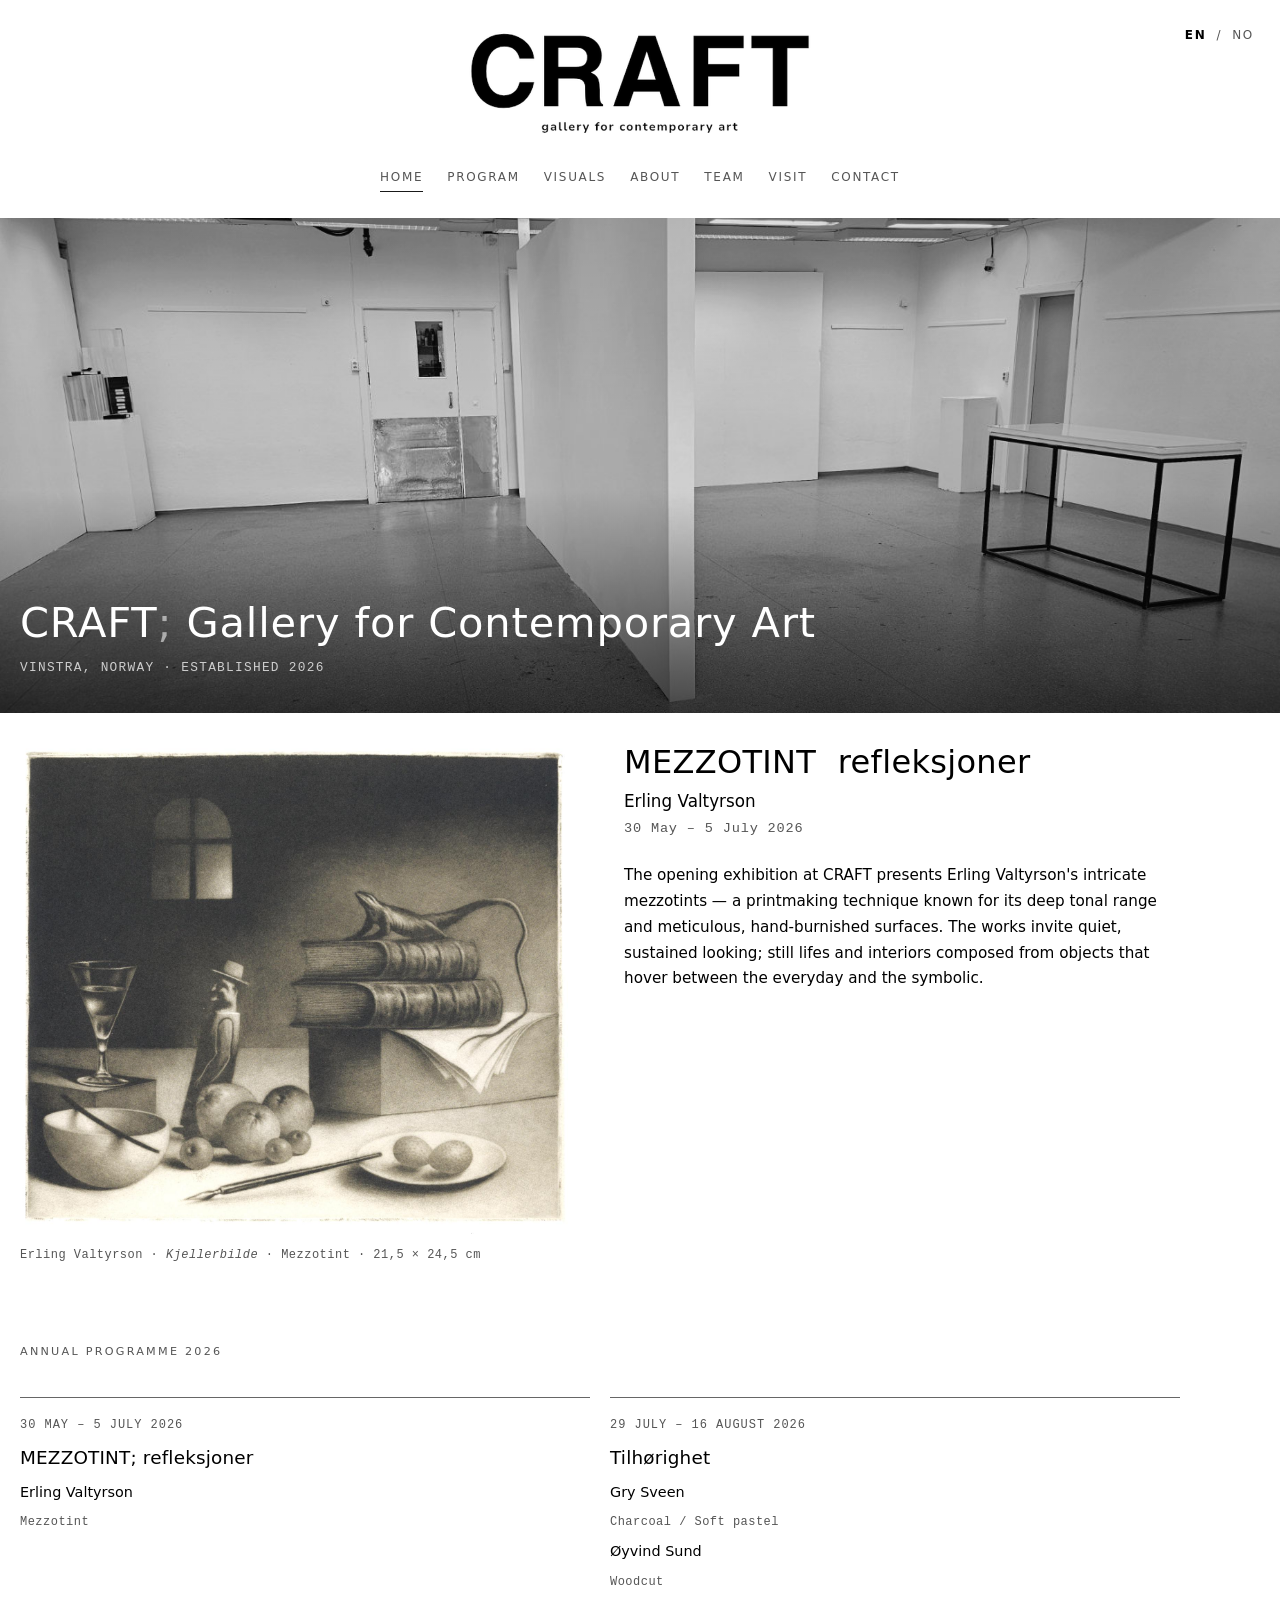
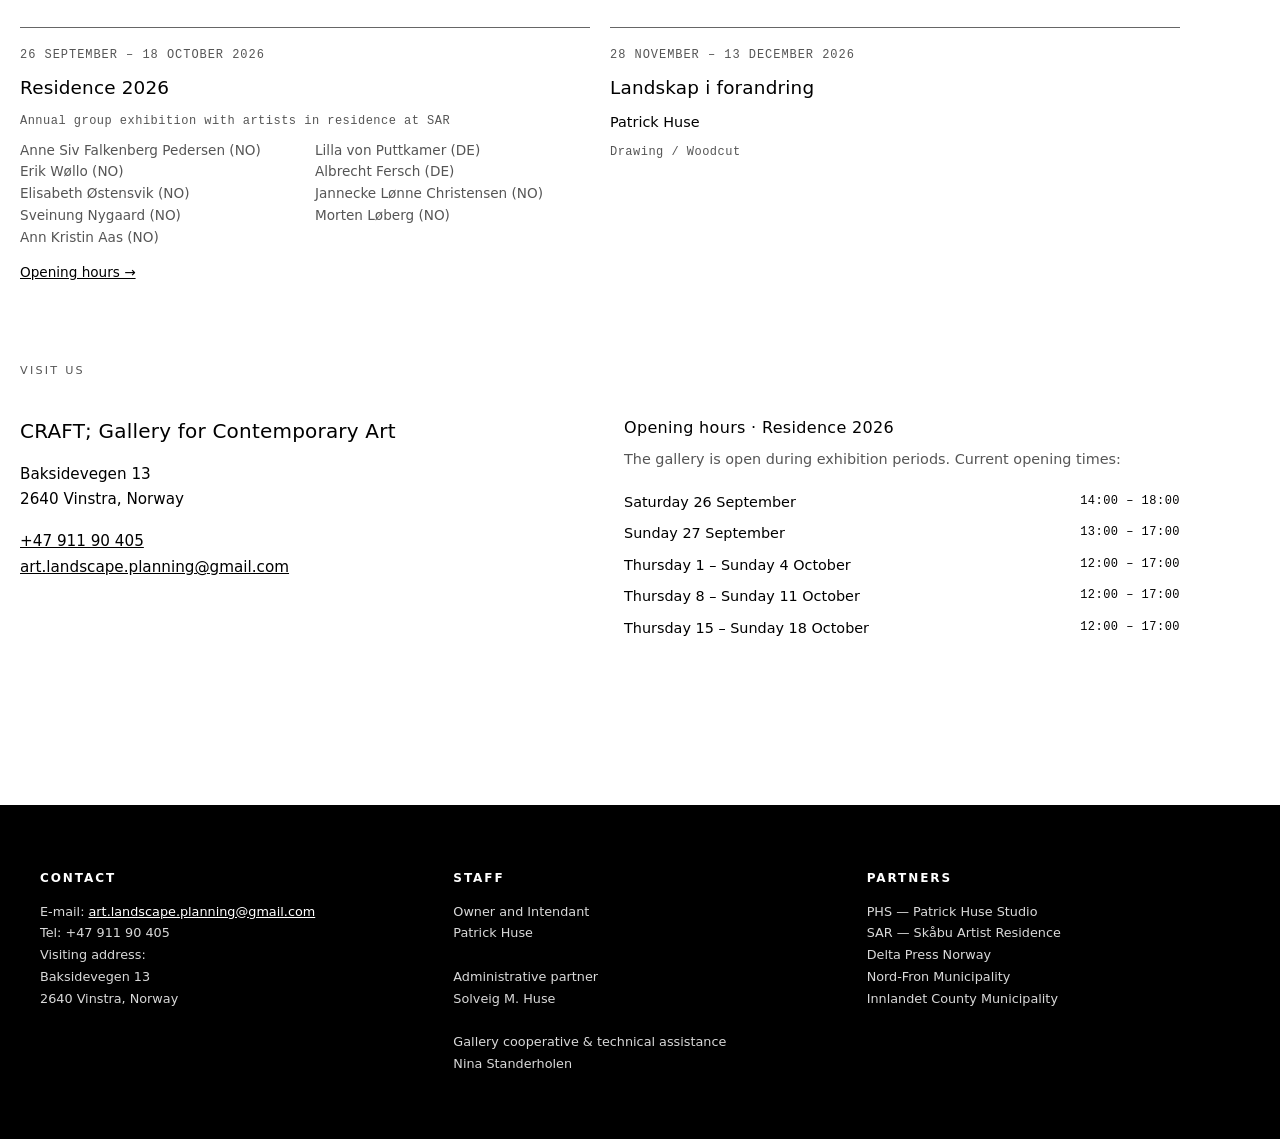
<file: index.html>
<!DOCTYPE html>
<html lang="en">
  <head>
    <meta charset="UTF-8" />
    <meta name="viewport" content="width=device-width, initial-scale=1.0" />
    <title>CRAFT — Galleri for samtidskunst</title>
    <link rel="stylesheet" href="style.css" />
    <script type="application/ld+json">
      {
        "@context": "https://schema.org",
        "@type": "ArtGallery",
        "name": "CRAFT; Gallery for Contemporary Art",
        "alternateName": "CRAFT; galleri for samtidskunst",
        "url": "https://craft-galerie.vercel.app/",
        "telephone": "+47-911-90-405",
        "email": "art.landscape.planning@gmail.com",
        "address": {
          "@type": "PostalAddress",
          "streetAddress": "Baksidevegen 13",
          "addressLocality": "Vinstra",
          "postalCode": "2640",
          "addressCountry": "NO"
        },
        "openingHoursSpecification": [
          {
            "@type": "OpeningHoursSpecification",
            "validFrom": "2026-09-26",
            "validThrough": "2026-09-26",
            "opens": "14:00",
            "closes": "18:00"
          },
          {
            "@type": "OpeningHoursSpecification",
            "validFrom": "2026-09-27",
            "validThrough": "2026-09-27",
            "opens": "13:00",
            "closes": "17:00"
          },
          {
            "@type": "OpeningHoursSpecification",
            "validFrom": "2026-10-01",
            "validThrough": "2026-10-04",
            "opens": "12:00",
            "closes": "17:00"
          },
          {
            "@type": "OpeningHoursSpecification",
            "validFrom": "2026-10-08",
            "validThrough": "2026-10-11",
            "opens": "12:00",
            "closes": "17:00"
          },
          {
            "@type": "OpeningHoursSpecification",
            "validFrom": "2026-10-15",
            "validThrough": "2026-10-18",
            "opens": "12:00",
            "closes": "17:00"
          }
        ]
      }
    </script>
  </head>

  <body>
    <header class="site-header">
      <div class="header-inner">
        <a class="logo" href="index.html" aria-label="Home">
          <img src="./media/logo.png" alt="CRAFT — Galleri for samtidskunst" />
        </a>

        <nav class="nav collapse is-collapsed" id="primary-nav">
          <a href="index.html" aria-current="page" data-i18n="nav.home">Home</a>
          <a href="program.html" data-i18n="nav.program">Program</a>
          <a href="visuals.html" data-i18n="nav.visuals">Visuals</a>
          <a href="about.html" data-i18n="nav.about">About</a>
          <a href="team.html" data-i18n="nav.team">Team</a>
          <a href="#visit" data-i18n="nav.visit">Visit</a>
          <a href="#contact" data-i18n="nav.contact">Contact</a>
        </nav>

        <div class="lang-switch" role="group" aria-label="Language">
          <button type="button" class="lang-btn is-active" data-lang="en" aria-pressed="true">EN</button>
          <span class="lang-divider" aria-hidden="true">/</span>
          <button type="button" class="lang-btn" data-lang="no" aria-pressed="false">NO</button>
        </div>
      </div>
    </header>

    <main>
      <!-- HERO -->
      <section class="hero">
        <div class="hero-image">
          <img src="./media/gallery-interior.jpg" alt="CRAFT gallery interior" />
        </div>
        <div class="hero-content container">
          <h1 class="hero-title" data-i18n="hero.title">
            CRAFT<span class="hero-semicolon">;</span> Gallery for Contemporary Art
          </h1>
          <p class="hero-subtitle" data-i18n="hero.subtitle">
            Vinstra, Norway · Established 2026
          </p>
        </div>
      </section>

      <!-- CURRENT / UPCOMING EXHIBITION -->
      <section class="container current-exhibition">
        <div class="current-grid">
          <div class="current-image">
            <img src="./media/valtyrson-kjellerbilde.jpg" alt="Erling Valtyrson — Kjellerbilde, mezzotint" />
            <div class="current-caption" data-i18n="current.caption">
              Erling Valtyrson · <em>Kjellerbilde</em> · Mezzotint · 21,5 × 24,5 cm
            </div>
          </div>
          <div class="current-text">
            <h2 class="current-title" data-i18n="current.title">
              MEZZOTINT<span class="hero-semicolon">;</span> refleksjoner
            </h2>
            <div class="current-artist" data-i18n="current.artist">Erling Valtyrson</div>
            <div class="current-dates" data-i18n="current.dates">
              30 May – 5 July 2026
            </div>
            <p class="current-body" data-i18n="current.body">
              The opening exhibition at CRAFT presents Erling Valtyrson's intricate mezzotints —
              a printmaking technique known for its deep tonal range and meticulous, hand-burnished
              surfaces. The works invite quiet, sustained looking; still lifes and interiors composed
              from objects that hover between the everyday and the symbolic.
            </p>
          </div>
        </div>
      </section>

      <!-- ANNUAL PROGRAMME -->
      <section class="container programme">
        <div class="section-label" data-i18n="programme.label">Annual Programme 2026</div>
        <div class="programme-grid" id="programme-grid"></div>
      </section>

      <section class="container visit" id="visit">
        <div class="section-label" data-i18n="visit.label">Visit us</div>
        <div class="visit-grid">
          <div class="visit-info">
            <h2 class="visit-name" data-i18n="visit.name">CRAFT; Gallery for Contemporary Art</h2>
            <p class="visit-address">
              <span data-i18n="visit.addressLine1">Baksidevegen 13</span><br />
              <span data-i18n="visit.addressLine2">2640 Vinstra, Norway</span>
            </p>
            <p class="visit-contact">
              <a href="tel:+4791190405">+47 911 90 405</a><br />
              <a href="mailto:art.landscape.planning@gmail.com">art.landscape.planning@gmail.com</a>
            </p>
          </div>
          <div class="visit-hours">
            <h3 class="visit-hours-heading">
              <span data-i18n="visit.hoursTitle">Opening hours</span>
              · <span id="visit-hours-exhibition">Residence 2026</span>
            </h3>
            <p class="visit-hours-note" data-i18n="visit.note">
              The gallery is open during exhibition periods. Current opening times:
            </p>
            <div class="visit-hours-slots" id="visit-hours-slots"></div>
          </div>
        </div>
      </section>
    </main>

    <footer class="site-footer" id="contact">
      <div class="footer-inner">
        <div class="footer-block">
          <h4 data-i18n="footer.contact">Contact</h4>
          <p>
            <span data-i18n="footer.email">E-mail</span>:
            <a href="mailto:art.landscape.planning@gmail.com">
              art.landscape.planning@gmail.com
            </a><br />
            <span data-i18n="footer.tel">Tel</span>: +47 911 90 405<br />
            <span data-i18n="footer.address">Visiting address</span>:<br />
            Baksidevegen 13<br />
            2640 Vinstra, Norway
          </p>
        </div>

        <div class="footer-block">
          <h4 data-i18n="footer.staff">Staff</h4>
          <p>
            <span data-i18n="footer.role.intendant">Owner and Intendant</span><br />
            Patrick Huse<br /><br />
            <span data-i18n="footer.role.admin">Administrative partner</span><br />
            Solveig M. Huse<br /><br />
            <span data-i18n="footer.role.coop">Gallery cooperative & technical assistance</span><br />
            Nina Standerholen
          </p>
        </div>

        <div class="footer-block">
          <h4 data-i18n="footer.partners">Partners</h4>
          <p>
            PHS — Patrick Huse Studio<br />
            SAR — Skåbu Artist Residence<br />
            Delta Press Norway<br />
            <span data-i18n="footer.partner.municipality">Nord-Fron Municipality</span><br />
            <span data-i18n="footer.partner.county">Innlandet County Municipality</span>
          </p>
        </div>
      </div>
    </footer>

    <button
      class="fab"
      type="button"
      aria-label="Open menu"
      aria-controls="primary-nav"
      aria-expanded="false"
    >
      <span class="fab-burger" aria-hidden="true"><span></span><span></span><span></span></span>
    </button>

    <script src="script.js"></script>
  </body>
</html>
</file>
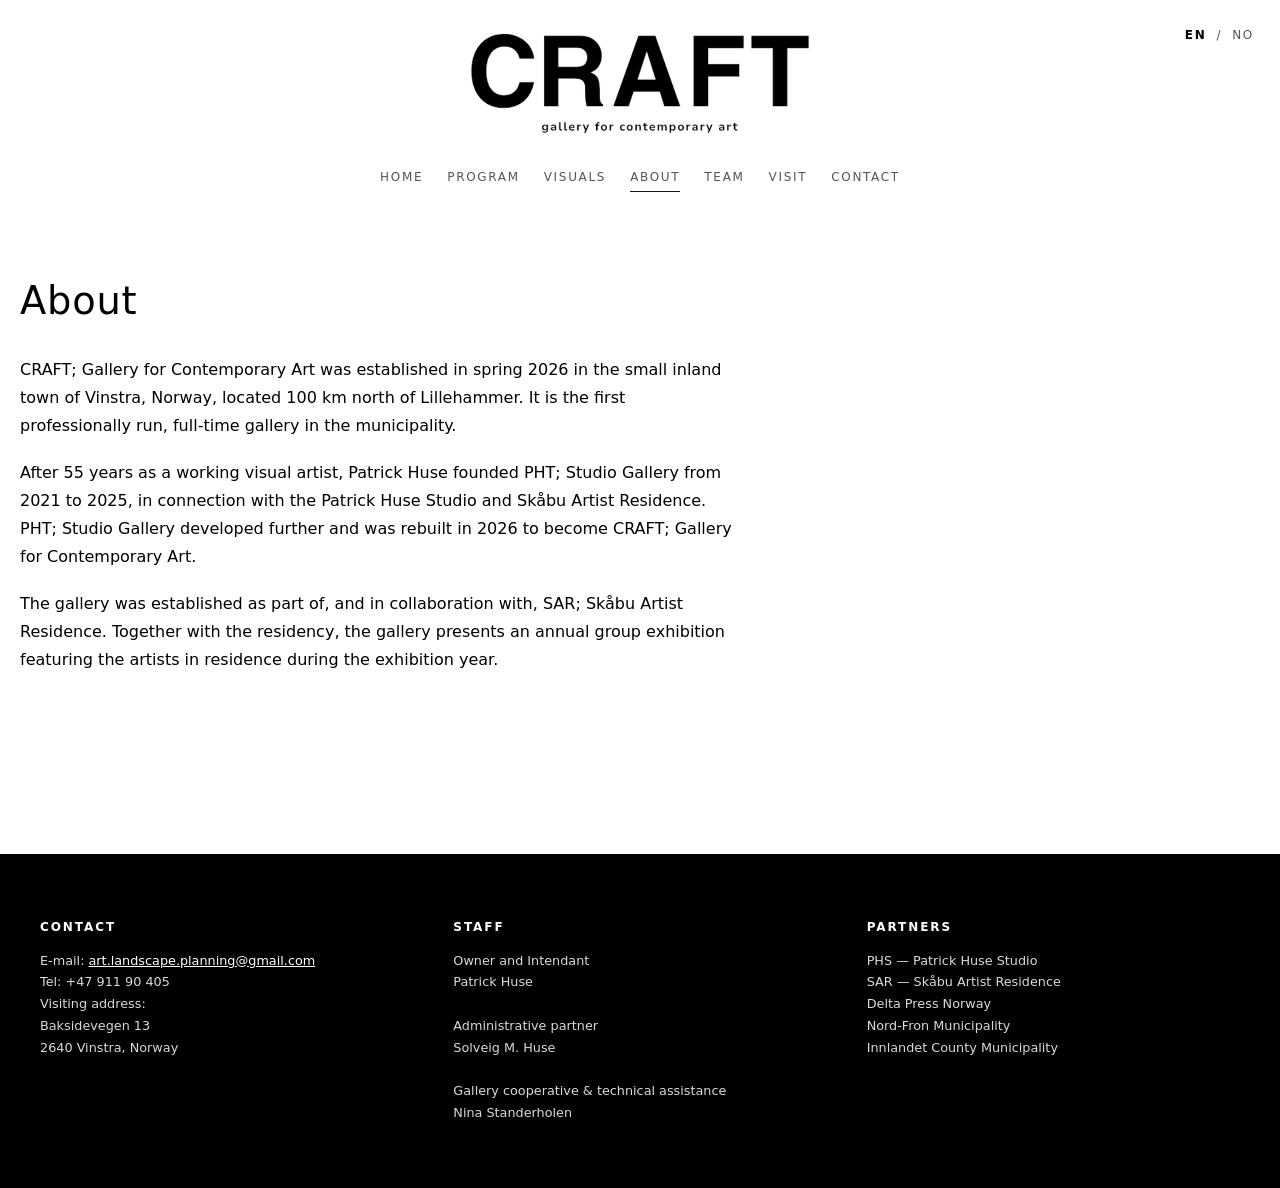
<file: about.html>
<!DOCTYPE html>
<html lang="en">
  <head>
    <meta charset="UTF-8" />
    <meta name="viewport" content="width=device-width, initial-scale=1.0" />
    <title>About — CRAFT</title>
    <link rel="stylesheet" href="style.css" />
  </head>

  <body>
    <header class="site-header">
      <div class="header-inner">
        <a class="logo" href="index.html" aria-label="Home">
          <img src="./media/logo.png" alt="CRAFT — Galleri for samtidskunst" />
        </a>

        <nav class="nav collapse is-collapsed" id="primary-nav">
          <a href="index.html" data-i18n="nav.home">Home</a>
          <a href="program.html" data-i18n="nav.program">Program</a>
          <a href="visuals.html" data-i18n="nav.visuals">Visuals</a>
          <a href="about.html" aria-current="page" data-i18n="nav.about">About</a>
          <a href="team.html" data-i18n="nav.team">Team</a>
          <a href="index.html#visit" data-i18n="nav.visit">Visit</a>
          <a href="index.html#contact" data-i18n="nav.contact">Contact</a>
        </nav>

        <div class="lang-switch" role="group" aria-label="Language">
          <button type="button" class="lang-btn is-active" data-lang="en" aria-pressed="true">EN</button>
          <span class="lang-divider" aria-hidden="true">/</span>
          <button type="button" class="lang-btn" data-lang="no" aria-pressed="false">NO</button>
        </div>
      </div>
    </header>

    <main class="container">
      <h1 class="page-title" data-i18n="page.about.title">About</h1>
      <div class="page-content" data-i18n="page.about.body">
        <p>CRAFT; Gallery for Contemporary Art was established in spring 2026.</p>
      </div>
    </main>

    <footer class="site-footer" id="contact">
      <div class="footer-inner">
        <div class="footer-block">
          <h4 data-i18n="footer.contact">Contact</h4>
          <p>
            <span data-i18n="footer.email">E-mail</span>:
            <a href="mailto:art.landscape.planning@gmail.com">art.landscape.planning@gmail.com</a><br />
            <span data-i18n="footer.tel">Tel</span>: +47 911 90 405<br />
            <span data-i18n="footer.address">Visiting address</span>:<br />
            Baksidevegen 13<br />
            2640 Vinstra, Norway
          </p>
        </div>
        <div class="footer-block">
          <h4 data-i18n="footer.staff">Staff</h4>
          <p>
            <span data-i18n="footer.role.intendant">Owner and Intendant</span><br />
            Patrick Huse<br /><br />
            <span data-i18n="footer.role.admin">Administrative partner</span><br />
            Solveig M. Huse<br /><br />
            <span data-i18n="footer.role.coop">Gallery cooperative & technical assistance</span><br />
            Nina Standerholen
          </p>
        </div>
        <div class="footer-block">
          <h4 data-i18n="footer.partners">Partners</h4>
          <p>
            PHS — Patrick Huse Studio<br />
            SAR — Skåbu Artist Residence<br />
            Delta Press Norway<br />
            <span data-i18n="footer.partner.municipality">Nord-Fron Municipality</span><br />
            <span data-i18n="footer.partner.county">Innlandet County Municipality</span>
          </p>
        </div>
      </div>
    </footer>

    <button class="fab" type="button" aria-label="Open menu" aria-controls="primary-nav" aria-expanded="false">
      <span class="fab-burger" aria-hidden="true"><span></span><span></span><span></span></span>
    </button>

    <script src="script.js"></script>
  </body>
</html>
</file>
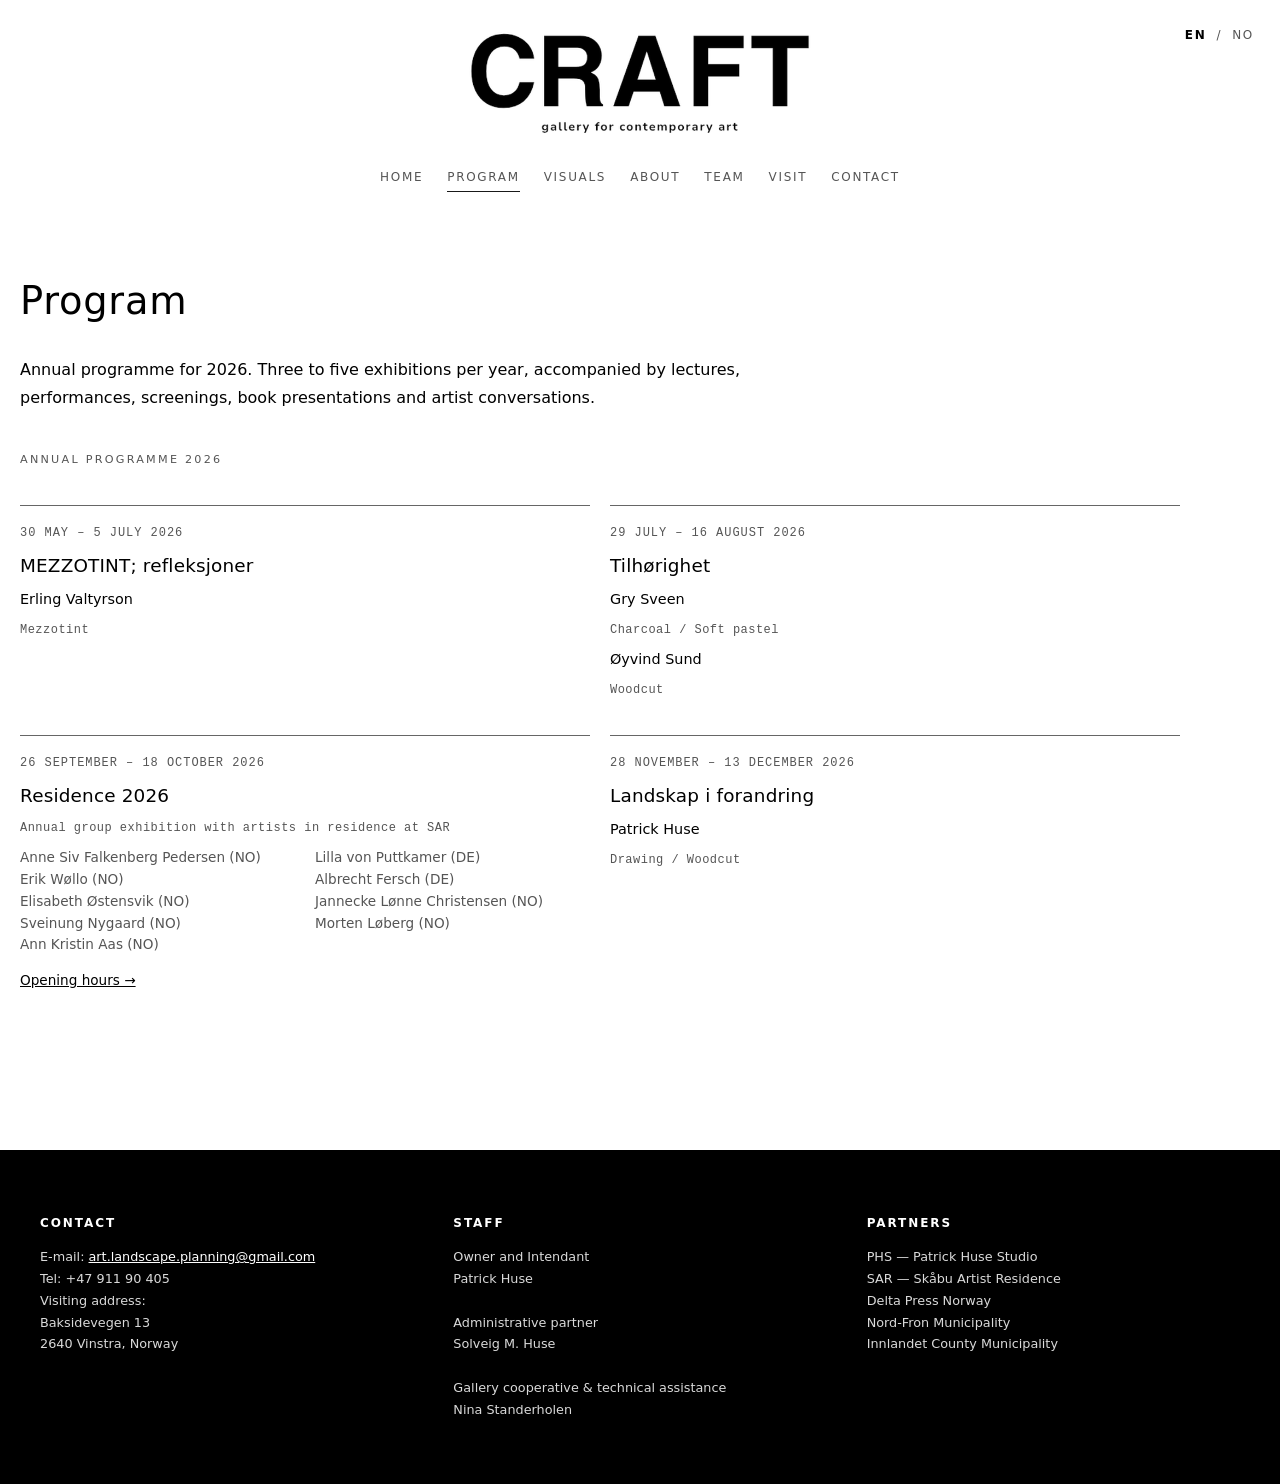
<file: program.html>
<!DOCTYPE html>
<html lang="en">
  <head>
    <meta charset="UTF-8" />
    <meta name="viewport" content="width=device-width, initial-scale=1.0" />
    <title>Program — CRAFT</title>
    <link rel="stylesheet" href="style.css" />
  </head>

  <body>
    <header class="site-header">
      <div class="header-inner">
        <a class="logo" href="index.html" aria-label="Home">
          <img src="./media/logo.png" alt="CRAFT — Galleri for samtidskunst" />
        </a>

        <nav class="nav collapse is-collapsed" id="primary-nav">
          <a href="index.html" data-i18n="nav.home">Home</a>
          <a href="program.html" aria-current="page" data-i18n="nav.program">Program</a>
          <a href="visuals.html" data-i18n="nav.visuals">Visuals</a>
          <a href="about.html" data-i18n="nav.about">About</a>
          <a href="team.html" data-i18n="nav.team">Team</a>
          <a href="index.html#visit" data-i18n="nav.visit">Visit</a>
          <a href="index.html#contact" data-i18n="nav.contact">Contact</a>
        </nav>

        <div class="lang-switch" role="group" aria-label="Language">
          <button type="button" class="lang-btn is-active" data-lang="en" aria-pressed="true">EN</button>
          <span class="lang-divider" aria-hidden="true">/</span>
          <button type="button" class="lang-btn" data-lang="no" aria-pressed="false">NO</button>
        </div>
      </div>
    </header>

    <main class="container">
      <h1 class="page-title" data-i18n="page.program.title">Program</h1>
      <p class="page-content" data-i18n="page.program.intro" style="margin-bottom: 40px;">
        Annual programme for 2026.
      </p>

      <div class="section-label" data-i18n="programme.label">Annual Programme 2026</div>
      <div class="programme-grid" id="programme-grid"></div>
    </main>

    <footer class="site-footer" id="contact">
      <div class="footer-inner">
        <div class="footer-block">
          <h4 data-i18n="footer.contact">Contact</h4>
          <p>
            <span data-i18n="footer.email">E-mail</span>:
            <a href="mailto:art.landscape.planning@gmail.com">art.landscape.planning@gmail.com</a><br />
            <span data-i18n="footer.tel">Tel</span>: +47 911 90 405<br />
            <span data-i18n="footer.address">Visiting address</span>:<br />
            Baksidevegen 13<br />
            2640 Vinstra, Norway
          </p>
        </div>
        <div class="footer-block">
          <h4 data-i18n="footer.staff">Staff</h4>
          <p>
            <span data-i18n="footer.role.intendant">Owner and Intendant</span><br />
            Patrick Huse<br /><br />
            <span data-i18n="footer.role.admin">Administrative partner</span><br />
            Solveig M. Huse<br /><br />
            <span data-i18n="footer.role.coop">Gallery cooperative & technical assistance</span><br />
            Nina Standerholen
          </p>
        </div>
        <div class="footer-block">
          <h4 data-i18n="footer.partners">Partners</h4>
          <p>
            PHS — Patrick Huse Studio<br />
            SAR — Skåbu Artist Residence<br />
            Delta Press Norway<br />
            <span data-i18n="footer.partner.municipality">Nord-Fron Municipality</span><br />
            <span data-i18n="footer.partner.county">Innlandet County Municipality</span>
          </p>
        </div>
      </div>
    </footer>

    <button class="fab" type="button" aria-label="Open menu" aria-controls="primary-nav" aria-expanded="false">
      <span class="fab-burger" aria-hidden="true"><span></span><span></span><span></span></span>
    </button>

    <script src="script.js"></script>
  </body>
</html>
</file>
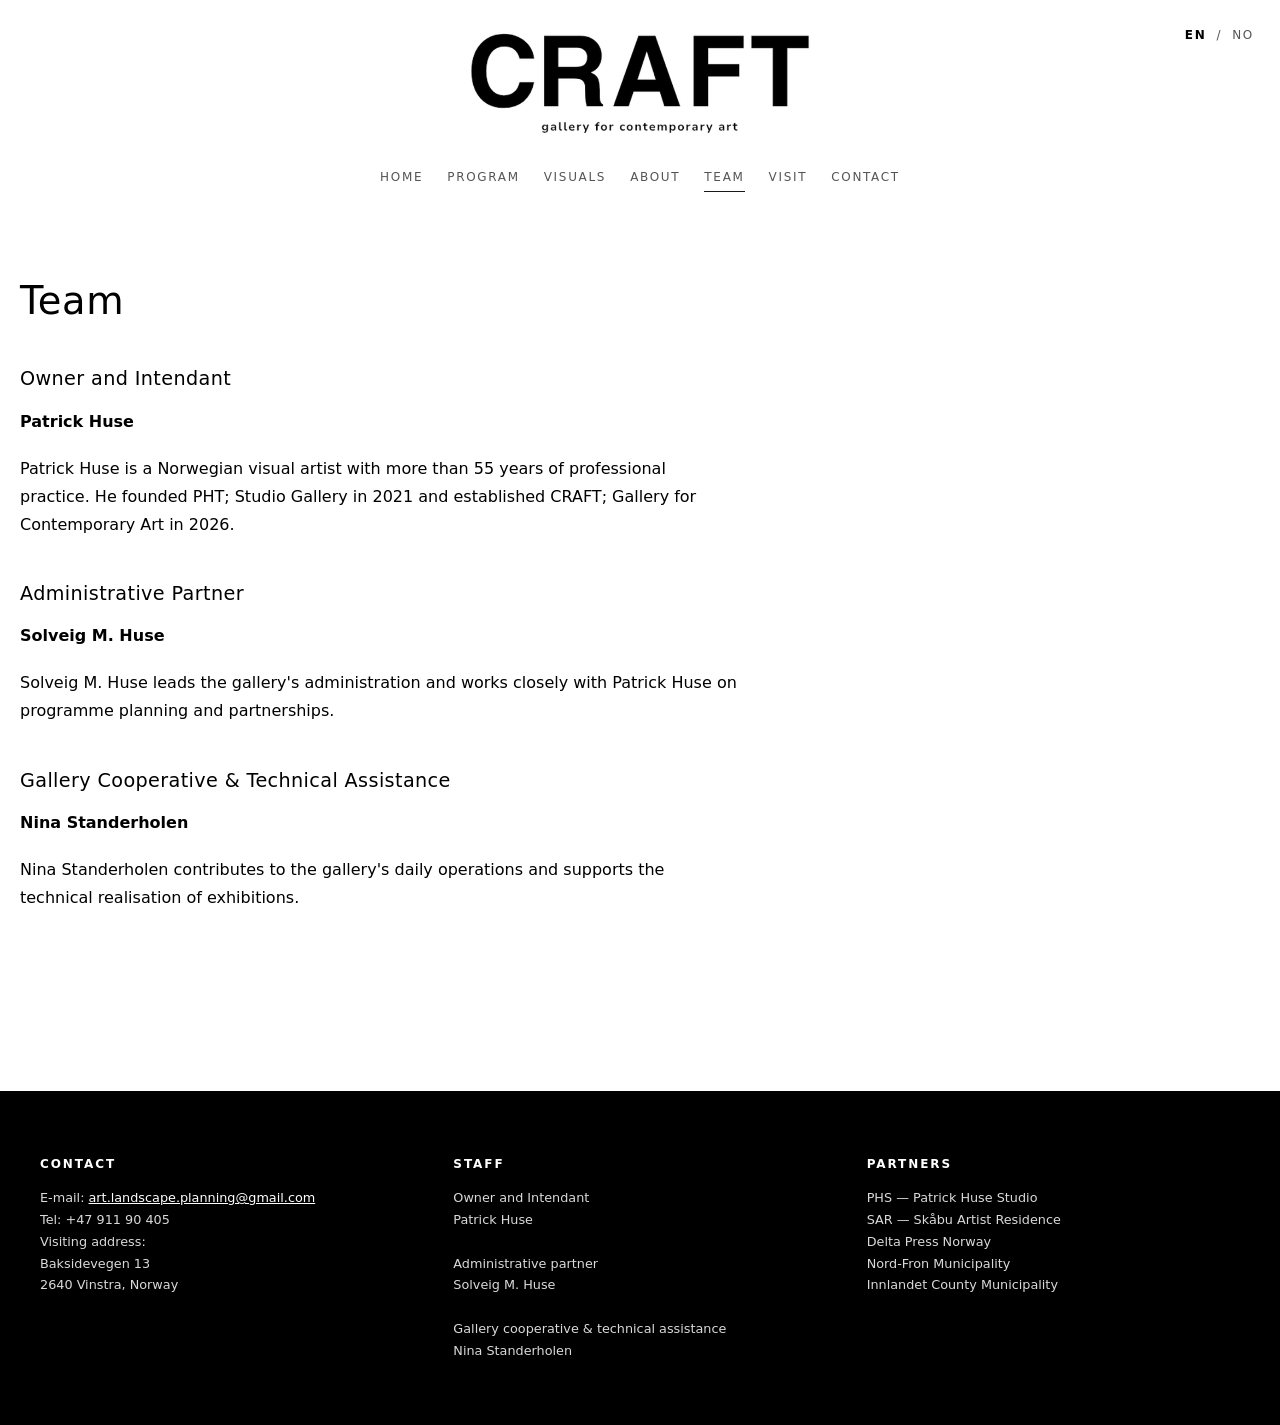
<file: team.html>
<!DOCTYPE html>
<html lang="en">
  <head>
    <meta charset="UTF-8" />
    <meta name="viewport" content="width=device-width, initial-scale=1.0" />
    <title>Team — CRAFT</title>
    <link rel="stylesheet" href="style.css" />
  </head>

  <body>
    <header class="site-header">
      <div class="header-inner">
        <a class="logo" href="index.html" aria-label="Home">
          <img src="./media/logo.png" alt="CRAFT — Galleri for samtidskunst" />
        </a>

        <nav class="nav collapse is-collapsed" id="primary-nav">
          <a href="index.html" data-i18n="nav.home">Home</a>
          <a href="program.html" data-i18n="nav.program">Program</a>
          <a href="visuals.html" data-i18n="nav.visuals">Visuals</a>
          <a href="about.html" data-i18n="nav.about">About</a>
          <a href="team.html" aria-current="page" data-i18n="nav.team">Team</a>
          <a href="index.html#visit" data-i18n="nav.visit">Visit</a>
          <a href="index.html#contact" data-i18n="nav.contact">Contact</a>
        </nav>

        <div class="lang-switch" role="group" aria-label="Language">
          <button type="button" class="lang-btn is-active" data-lang="en" aria-pressed="true">EN</button>
          <span class="lang-divider" aria-hidden="true">/</span>
          <button type="button" class="lang-btn" data-lang="no" aria-pressed="false">NO</button>
        </div>
      </div>
    </header>

    <main class="container">
      <h1 class="page-title" data-i18n="page.team.title">Team</h1>

      <div class="page-content">
        <h2 data-i18n="page.team.intendant.role">Owner and Intendant</h2>
        <p><strong>Patrick Huse</strong></p>
        <p data-i18n="page.team.intendant.bio">
          Patrick Huse is a Norwegian visual artist with more than 55 years of professional practice.
        </p>

        <h2 data-i18n="page.team.admin.role">Administrative Partner</h2>
        <p><strong>Solveig M. Huse</strong></p>
        <p data-i18n="page.team.admin.bio">
          Solveig M. Huse leads the gallery's administration.
        </p>

        <h2 data-i18n="page.team.coop.role">Gallery Cooperative &amp; Technical Assistance</h2>
        <p><strong>Nina Standerholen</strong></p>
        <p data-i18n="page.team.coop.bio">
          Nina Standerholen contributes to the gallery's daily operations.
        </p>
      </div>
    </main>

    <footer class="site-footer" id="contact">
      <div class="footer-inner">
        <div class="footer-block">
          <h4 data-i18n="footer.contact">Contact</h4>
          <p>
            <span data-i18n="footer.email">E-mail</span>:
            <a href="mailto:art.landscape.planning@gmail.com">art.landscape.planning@gmail.com</a><br />
            <span data-i18n="footer.tel">Tel</span>: +47 911 90 405<br />
            <span data-i18n="footer.address">Visiting address</span>:<br />
            Baksidevegen 13<br />
            2640 Vinstra, Norway
          </p>
        </div>
        <div class="footer-block">
          <h4 data-i18n="footer.staff">Staff</h4>
          <p>
            <span data-i18n="footer.role.intendant">Owner and Intendant</span><br />
            Patrick Huse<br /><br />
            <span data-i18n="footer.role.admin">Administrative partner</span><br />
            Solveig M. Huse<br /><br />
            <span data-i18n="footer.role.coop">Gallery cooperative & technical assistance</span><br />
            Nina Standerholen
          </p>
        </div>
        <div class="footer-block">
          <h4 data-i18n="footer.partners">Partners</h4>
          <p>
            PHS — Patrick Huse Studio<br />
            SAR — Skåbu Artist Residence<br />
            Delta Press Norway<br />
            <span data-i18n="footer.partner.municipality">Nord-Fron Municipality</span><br />
            <span data-i18n="footer.partner.county">Innlandet County Municipality</span>
          </p>
        </div>
      </div>
    </footer>

    <button class="fab" type="button" aria-label="Open menu" aria-controls="primary-nav" aria-expanded="false">
      <span class="fab-burger" aria-hidden="true"><span></span><span></span><span></span></span>
    </button>

    <script src="script.js"></script>
  </body>
</html>
</file>
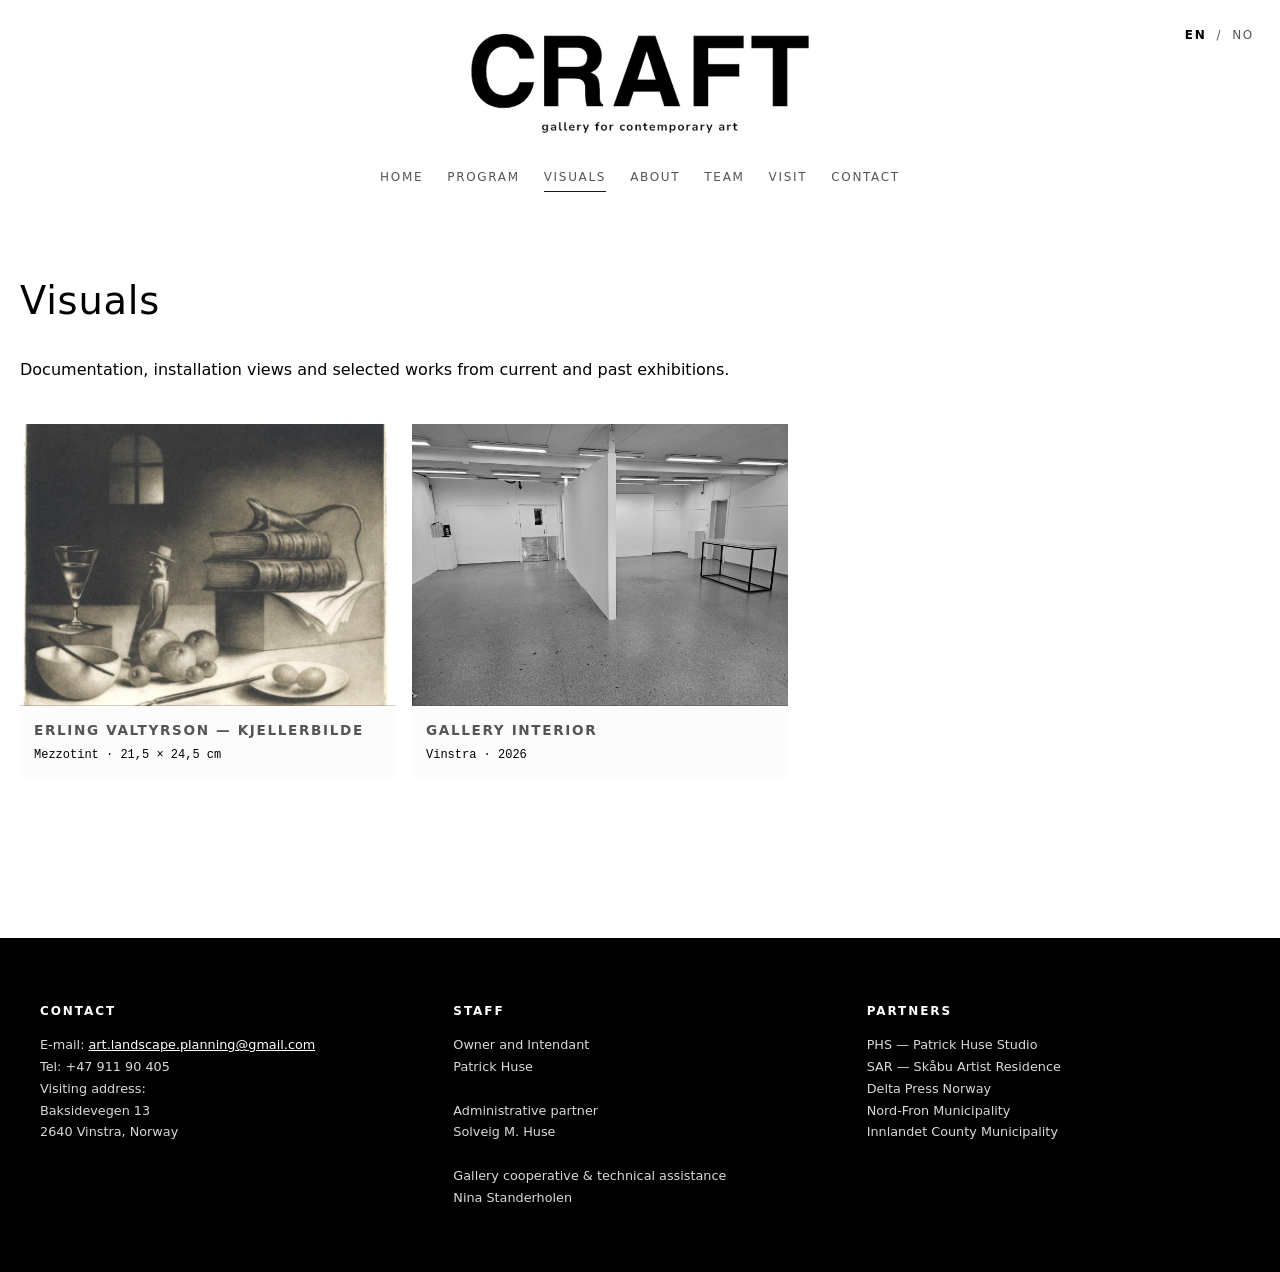
<file: visuals.html>
<!DOCTYPE html>
<html lang="en">
  <head>
    <meta charset="UTF-8" />
    <meta name="viewport" content="width=device-width, initial-scale=1.0" />
    <title>Visuals — CRAFT</title>
    <link rel="stylesheet" href="style.css" />
  </head>
  <body>
    <header class="site-header">
      <div class="header-inner">
        <a class="logo" href="index.html" aria-label="Home">
          <img src="./media/logo.png" alt="CRAFT — Galleri for samtidskunst" />
        </a>

        <nav class="nav collapse is-collapsed" id="primary-nav">
          <a href="index.html" data-i18n="nav.home">Home</a>
          <a href="program.html" data-i18n="nav.program">Program</a>
          <a href="visuals.html" aria-current="page" data-i18n="nav.visuals">Visuals</a>
          <a href="about.html" data-i18n="nav.about">About</a>
          <a href="team.html" data-i18n="nav.team">Team</a>
          <a href="index.html#visit" data-i18n="nav.visit">Visit</a>
          <a href="index.html#contact" data-i18n="nav.contact">Contact</a>
        </nav>

        <div class="lang-switch" role="group" aria-label="Language">
          <button type="button" class="lang-btn is-active" data-lang="en" aria-pressed="true">EN</button>
          <span class="lang-divider" aria-hidden="true">/</span>
          <button type="button" class="lang-btn" data-lang="no" aria-pressed="false">NO</button>
        </div>
      </div>
    </header>

    <main class="container">
      <h1 class="page-title" data-i18n="page.visuals.title">Visuals</h1>
      <p class="page-content" data-i18n="page.visuals.intro" style="margin-bottom: 40px;">
        Documentation, installation views and selected works.
      </p>

      <section class="gallery">
        <article class="card">
          <div class="card-image" style="background-image: url('./media/valtyrson-kjellerbilde.jpg'); background-size: cover; background-position: center;"></div>
          <div class="card-content">
            <h3 class="card-title">Erling Valtyrson — Kjellerbilde</h3>
            <div class="card-meta">Mezzotint · 21,5 × 24,5 cm</div>
          </div>
        </article>
        <article class="card">
          <div class="card-image" style="background-image: url('./media/gallery-interior.jpg'); background-size: cover; background-position: center;"></div>
          <div class="card-content">
            <h3 class="card-title">Gallery Interior</h3>
            <div class="card-meta">Vinstra · 2026</div>
          </div>
        </article>
      </section>
    </main>

    <footer class="site-footer" id="contact">
      <div class="footer-inner">
        <div class="footer-block">
          <h4 data-i18n="footer.contact">Contact</h4>
          <p>
            <span data-i18n="footer.email">E-mail</span>:
            <a href="mailto:art.landscape.planning@gmail.com">art.landscape.planning@gmail.com</a><br />
            <span data-i18n="footer.tel">Tel</span>: +47 911 90 405<br />
            <span data-i18n="footer.address">Visiting address</span>:<br />
            Baksidevegen 13<br />
            2640 Vinstra, Norway
          </p>
        </div>
        <div class="footer-block">
          <h4 data-i18n="footer.staff">Staff</h4>
          <p>
            <span data-i18n="footer.role.intendant">Owner and Intendant</span><br />
            Patrick Huse<br /><br />
            <span data-i18n="footer.role.admin">Administrative partner</span><br />
            Solveig M. Huse<br /><br />
            <span data-i18n="footer.role.coop">Gallery cooperative & technical assistance</span><br />
            Nina Standerholen
          </p>
        </div>
        <div class="footer-block">
          <h4 data-i18n="footer.partners">Partners</h4>
          <p>
            PHS — Patrick Huse Studio<br />
            SAR — Skåbu Artist Residence<br />
            Delta Press Norway<br />
            <span data-i18n="footer.partner.municipality">Nord-Fron Municipality</span><br />
            <span data-i18n="footer.partner.county">Innlandet County Municipality</span>
          </p>
        </div>
      </div>
    </footer>

    <button class="fab" type="button" aria-label="Open menu" aria-controls="primary-nav" aria-expanded="false">
      <span class="fab-burger" aria-hidden="true"><span></span><span></span><span></span></span>
    </button>

    <script src="script.js"></script>
  </body>
</html>
</file>
<file: style.css>
/* =====================
   DESIGN TOKENS
===================== */
:root {
  --bg: #ffffff;
  --text: #000000;
  --muted: #555555;
  --line: rgba(29, 29, 29, 0.2);
  --line-strong: rgba(0, 0, 0, 0.6);
  --max-width: 1200px;
  --gutter: 20px;
  --font: system-ui, -apple-system, Segoe UI, Roboto, Helvetica, Arial, sans-serif;
  --mono: ui-monospace, SFMono-Regular, Menlo, monospace;
}

/* =====================
   BASE
===================== */
* { box-sizing: border-box; }

html, body {
  margin: 0;
  background: var(--bg);
  color: var(--text);
  font-family: var(--font);
  line-height: 1.5;
}

a { color: inherit; text-decoration: none; }

img { max-width: 100%; height: auto; display: block; }

.container {
  max-width: var(--max-width);
  margin: 1 auto;
  padding: 60px var(--gutter);
}

.section-label {
  font-size: 0.7rem;
  text-transform: uppercase;
  letter-spacing: 0.2em;
  color: var(--muted);
  margin-bottom: 24px;
  padding-bottom: 12px;
}

/* =====================
   HEADER
===================== */
.site-header {
  position: sticky;
  top: 0;
  background: var(--bg);
  z-index: 50;
}

.header-inner {
  max-width: var(--max-width);
  margin: 0 auto;
  padding: 18px var(--gutter);
  display: grid;
  grid-template-columns: auto 1fr auto;
  align-items: center;
  gap: 12px;
}

/* Logo */
.logo {
  justify-self: center;
  grid-column: 1 / -1;
  display: inline-flex;
  align-items: center;
  padding: 5px 10px;
}

.logo img {
  height: 120px;
  width: auto;
  display: block;
}

/* Desktop nav */
.nav {
  display: flex;
  justify-content: center;
  gap: 24px;
  grid-column: 1 / -1;
  padding: 0 0 6px;
}

.nav a {
  font-size: 0.75rem;
  text-transform: uppercase;
  letter-spacing: 0.14em;
  color: var(--muted);
  padding: 8px 0;
}

.nav a:hover { color: var(--text); }

@media (min-width: 681px) {
  .nav a {
    position: relative;
    display: inline-block;
  }

  .nav a::after {
    content: "";
    position: absolute;
    left: 0;
    right: 0;
    bottom: 2px;
    height: 1px;
    background: var(--text);
    transform: scaleX(0);
    transform-origin: left;
    transition: transform 0.18s ease;
    opacity: 0.9;
  }

  .nav a:hover::after,
  .nav a[aria-current="page"]::after {
    transform: scaleX(1);
  }
}

/* =====================
   LANGUAGE SWITCHER
===================== */
.lang-switch {
  position: absolute;
  top: 22px;
  right: var(--gutter);
  display: flex;
  align-items: center;
  gap: 4px;
  font-size: 0.75rem;
  letter-spacing: 0.14em;
}

.lang-btn {
  background: none;
  border: none;
  padding: 4px 6px;
  font: inherit;
  font-size: 0.75rem;
  letter-spacing: 0.14em;
  color: var(--muted);
  cursor: pointer;
  text-transform: uppercase;
}

.lang-btn:hover { color: var(--text); }

.lang-btn.is-active {
  color: var(--text);
  font-weight: 600;
}

.lang-divider {
  color: var(--muted);
  user-select: none;
}

/* =====================
   HERO
===================== */
.hero {
  position: relative;
  width: 100%;
  height: 55vh;
  min-height: 360px;
  max-height: 560px;
  overflow: hidden;
  background: #000;
}

.hero-image {
  position: absolute;
  inset: 0;
  width: 100%;
  height: 100%;
}

.hero-image img {
  width: 100%;
  height: 100%;
  object-fit: cover;
  object-position: center 40%;
  filter: grayscale(100%) contrast(0.95);
  display: block;
}

/* Gradient for å gi tittelen lesbarhet */
.hero::after {
  content: "";
  position: absolute;
  inset: 0;
  background: linear-gradient(
    to bottom,
    rgba(0, 0, 0, 0.1) 0%,
    rgba(0, 0, 0, 0.0) 40%,
    rgba(0, 0, 0, 0.0) 55%,
    rgba(0, 0, 0, 0.65) 100%
  );
  pointer-events: none;
}

.hero-content {
  position: absolute;
  left: 0;
  right: 0;
  bottom: 0;
  padding-top: 0;
  padding-bottom: 36px;
  z-index: 2;
  color: #fff;
}

.hero-title {
  margin: 0;
  font-size: clamp(1.6rem, 4vw, 2.6rem);
  font-weight: 400;
  letter-spacing: 0.02em;
  line-height: 1.2;
  color: #fff;
}

.hero-semicolon {
  color: rgba(255, 255, 255, 0.55);
  font-weight: 300;
}

.hero-subtitle {
  margin: 10px 0 0;
  font-family: var(--mono);
  font-size: 0.8rem;
  color: rgba(255, 255, 255, 0.75);
  letter-spacing: 0.1em;
  text-transform: uppercase;
}

@media (max-width: 680px) {
  .hero {
    height: 42vh;
    min-height: 280px;
  }
  .hero-content {
    padding-bottom: 24px;
  }
}

/* =====================
   CURRENT EXHIBITION
===================== */
.current-exhibition {
  padding-top: 30px;
}

.current-grid {
  display: grid;
  grid-template-columns: 1fr 1fr;
  gap: 48px;
  align-items: start;
}

.current-image img {
  width: 100%;
}

.current-caption {
  margin-top: 12px;
  font-family: var(--mono);
  font-size: 0.75rem;
  color: var(--muted);
  letter-spacing: 0.04em;
}

.current-title {
  margin: 0 0 8px;
  font-size: clamp(1.4rem, 3vw, 2rem);
  font-weight: 400;
  letter-spacing: 0.01em;
  line-height: 1.2;
}

.current-artist {
  font-size: 1.05rem;
  margin-bottom: 4px;
}

.current-dates {
  font-family: var(--mono);
  font-size: 0.85rem;
  color: var(--muted);
  letter-spacing: 0.06em;
  margin-bottom: 24px;
}

.current-body {
  font-size: 0.95rem;
  line-height: 1.7;
  margin: 0;
}

@media (max-width: 720px) {
  .current-grid {
    grid-template-columns: 1fr;
    gap: 28px;
  }
}

/* =====================
   ANNUAL PROGRAMME
===================== */
.programme {
  padding-top: 20px;
}

.programme-grid {
  display: grid;
  grid-template-columns: repeat(12, 1fr);
  gap: 36px 20px;
}

.exh-card {
  grid-column: span 6;
  border-top: 1px solid var(--line-strong);
  padding-top: 18px;
  display: flex;
  flex-direction: column;
  gap: 10px;
}

.exh-card-visit-link {
  margin-top: 4px;
  font-size: 0.85rem;
  text-decoration: underline;
  color: var(--text);
  width: fit-content;
}

.exh-card-dates {
  font-family: var(--mono);
  font-size: 0.75rem;
  letter-spacing: 0.08em;
  color: var(--muted);
  text-transform: uppercase;
}

.exh-card-title {
  margin: 0;
  font-size: 1.15rem;
  font-weight: 400;
  letter-spacing: 0.01em;
}

.exh-card-artist {
  font-size: 0.9rem;
  color: var(--text);
}

.exh-card-medium {
  font-family: var(--mono);
  font-size: 0.75rem;
  color: var(--muted);
  letter-spacing: 0.04em;
}

.exh-card-artists-list {
  font-size: 0.85rem;
  color: var(--muted);
  line-height: 1.6;
  columns: 2;
  column-gap: 20px;
}

@media (max-width: 720px) {
  .exh-card { grid-column: span 12; }
  .exh-card-artists-list { columns: 1; }
}

/* =====================
   VISIT
===================== */
.visit {
  padding-top: 20px;
}

.visit-grid {
  display: grid;
  grid-template-columns: 1fr 1fr;
  gap: 48px;
  align-items: start;
}

.visit-name {
  margin: 0 0 16px;
  font-size: 1.25rem;
  font-weight: 400;
  letter-spacing: 0.01em;
}

.visit-address,
.visit-contact {
  margin: 0 0 16px;
  font-size: 0.95rem;
  line-height: 1.7;
}

.visit-contact a {
  text-decoration: underline;
}

.visit-hours-heading {
  margin: 0 0 8px;
  font-size: 1rem;
  font-weight: 500;
  letter-spacing: 0.02em;
}

.visit-hours-note {
  margin: 0 0 16px;
  font-size: 0.9rem;
  color: var(--muted);
  line-height: 1.6;
}

.visit-hours-row {
  display: grid;
  grid-template-columns: minmax(0, 1fr) auto;
  gap: 16px;
  padding: 5px 0;
  font-size: 0.9rem;
}

.visit-hours-row span:last-child {
  font-family: var(--mono);
  font-size: 0.75rem;
  letter-spacing: 0.04em;
  white-space: nowrap;
}

@media (max-width: 720px) {
  .visit-grid {
    grid-template-columns: 1fr;
    gap: 32px;
  }
}

/* =====================
   GENERIC PAGE CONTENT (subpages)
===================== */
.page-title {
  font-size: clamp(1.6rem, 3.5vw, 2.4rem);
  font-weight: 400;
  letter-spacing: 0.02em;
  margin: 0 0 32px;
  line-height: 1.2;
}

.page-content {
  max-width: 720px;
  font-size: 1rem;
  line-height: 1.75;
}

.page-content p { margin: 0 0 1.2em; }

.page-content h2 {
  font-size: 1.2rem;
  font-weight: 500;
  letter-spacing: 0.02em;
  margin-top: 2em;
  margin-bottom: 0.6em;
}

/* =====================
   GALLERY GRID (legacy / visuals page)
===================== */
.gallery {
  display: grid;
  grid-template-columns: repeat(12, 1fr);
  gap: 16px;
}

.card {
  grid-column: span 4;
  background: rgba(0, 0, 0, 0.01);
}

.card-image {
  aspect-ratio: 4 / 3;
  border-bottom: 1px solid var(--line);
  background: linear-gradient(
    90deg,
    rgba(0,0,0,0.06),
    rgba(0,0,0,0.01)
  );
}

.card-content { padding: 14px; }

.card-title {
  margin: 0;
  font-size: 0.85rem;
  text-transform: uppercase;
  letter-spacing: 0.12em;
  color: var(--muted);
}

.card-meta {
  margin-top: 6px;
  font-family: var(--mono);
  font-size: 0.75rem;
  color: var(--text);
}

@media (max-width: 900px) {
  .card { grid-column: span 6; }
}

@media (max-width: 520px) {
  .card { grid-column: span 12; }
}

/* =====================
   FOOTER (BLACK)
===================== */
.site-footer {
  background: #000;
  color: #fff;
  padding: 64px var(--gutter);
  margin-top: 100px;
}

.footer-inner {
  max-width: var(--max-width);
  margin: 0 auto;
  display: grid;
  grid-template-columns: repeat(3, 1fr);
  gap: 40px;
}

.footer-block h4 {
  margin: 0 0 14px;
  font-size: 0.75rem;
  letter-spacing: 0.16em;
  text-transform: uppercase;
}

.footer-block p {
  margin: 0;
  font-size: 0.8rem;
  line-height: 1.7;
  color: rgba(255,255,255,0.85);
}

.footer-block a {
  color: #fff;
  text-decoration: underline;
}

/* =====================
   MOBILE DROPDOWN ANIMATION
===================== */
.transition {
  animation: expandDropdown 0.35s cubic-bezier(0.25, 1, 0.5, 1) forwards;
  transform-origin: bottom right;
}

@keyframes expandDropdown {
  from { opacity: 0; transform: scale(0); }
  to   { opacity: 1; transform: scale(1); }
}

.collapse {
  animation: collapseDropdown 0.25s cubic-bezier(0.25, 1, 0.5, 1) forwards;
  transform-origin: bottom right;
}

@keyframes collapseDropdown {
  from { opacity: 1; transform: scale(1); }
  to   { opacity: 0; transform: scale(0); }
}

.is-collapsed { pointer-events: none; }
.is-expanded  { pointer-events: auto; }

/* =====================
   FLOATING BURGER BUTTON
===================== */
.fab {
  display: none;
  position: fixed;
  right: 18px;
  bottom: 18px;
  width: 54px;
  height: 54px;
  background: #000;
  border: none;
  border-radius: 50%;
  cursor: pointer;
  z-index: 200;
  box-shadow: 0 4px 16px rgba(0, 0, 0, 0.25);
  transition: background 0.2s ease;
}

.fab:hover { background: #1a1a1a; }

/* Burger icon: three lines */
.fab-burger {
  position: absolute;
  left: 50%;
  top: 50%;
  width: 22px;
  height: 14px;
  transform: translate(-50%, -50%);
  display: block;
}

.fab-burger span {
  position: absolute;
  left: 0;
  width: 100%;
  height: 1.5px;
  background: #fff;
  border-radius: 1px;
  transition: transform 0.3s ease, top 0.3s ease, opacity 0.2s ease;
}

.fab-burger span:nth-child(1) { top: 0; }
.fab-burger span:nth-child(2) { top: 50%; transform: translateY(-50%); }
.fab-burger span:nth-child(3) { top: 100%; transform: translateY(-100%); }

/* Animate to X when open */
.fab.is-open .fab-burger span:nth-child(1) {
  top: 50%;
  transform: translateY(-50%) rotate(45deg);
}

.fab.is-open .fab-burger span:nth-child(2) {
  opacity: 0;
}

.fab.is-open .fab-burger span:nth-child(3) {
  top: 50%;
  transform: translateY(-50%) rotate(-45deg);
}

/* =====================
   MOBILE LAYOUT
===================== */
@media (max-width: 680px) {
  .header-inner {
    grid-template-columns: 1fr;
    padding: 12px var(--gutter);
    gap: 6px;
  }

  .logo img { height: 65px; }

  .lang-switch {
    position: static;
    justify-content: center;
    margin-top: 4px;
  }

  .container {
    padding-top: 28px;
    padding-bottom: 60px;
  }

  .hero-content {
    padding-top: 28px;
    padding-bottom: 18px;
  }

  .nav {
    position: fixed;
    right: 18px;
    bottom: 90px;
    display: flex;
    flex-direction: column;
    gap: 20px;
    background: #000;
    border-radius: 16px;
    padding: 26px 24px;
    width: 260px;
    max-height: 70vh;
    overflow: auto;
  }

  .nav a {
    color: #fff;
    font-size: 21px;
    text-transform: none;
    letter-spacing: 0;
    padding: 0;
  }

  .nav a:hover {
    color: rgb(175, 153, 153);
    transform: scale(1.05);
  }

  .fab { display: block; }

  .site-footer {
    padding-bottom: 120px;
  }

  .footer-inner {
    grid-template-columns: 1fr;
    gap: 32px;
  }
}

/* =====================
   DESKTOP OVERRIDES (CRITICAL)
===================== */
@media (min-width: 681px) {
  .fab { display: none !important; }

  .nav {
    position: static !important;
    background: transparent !important;
    padding: 0 0 6px !important;
    flex-direction: row !important;
    width: auto !important;

    opacity: 1 !important;
    transform: none !important;
    animation: none !important;
    pointer-events: auto !important;
  }
}
</file>
